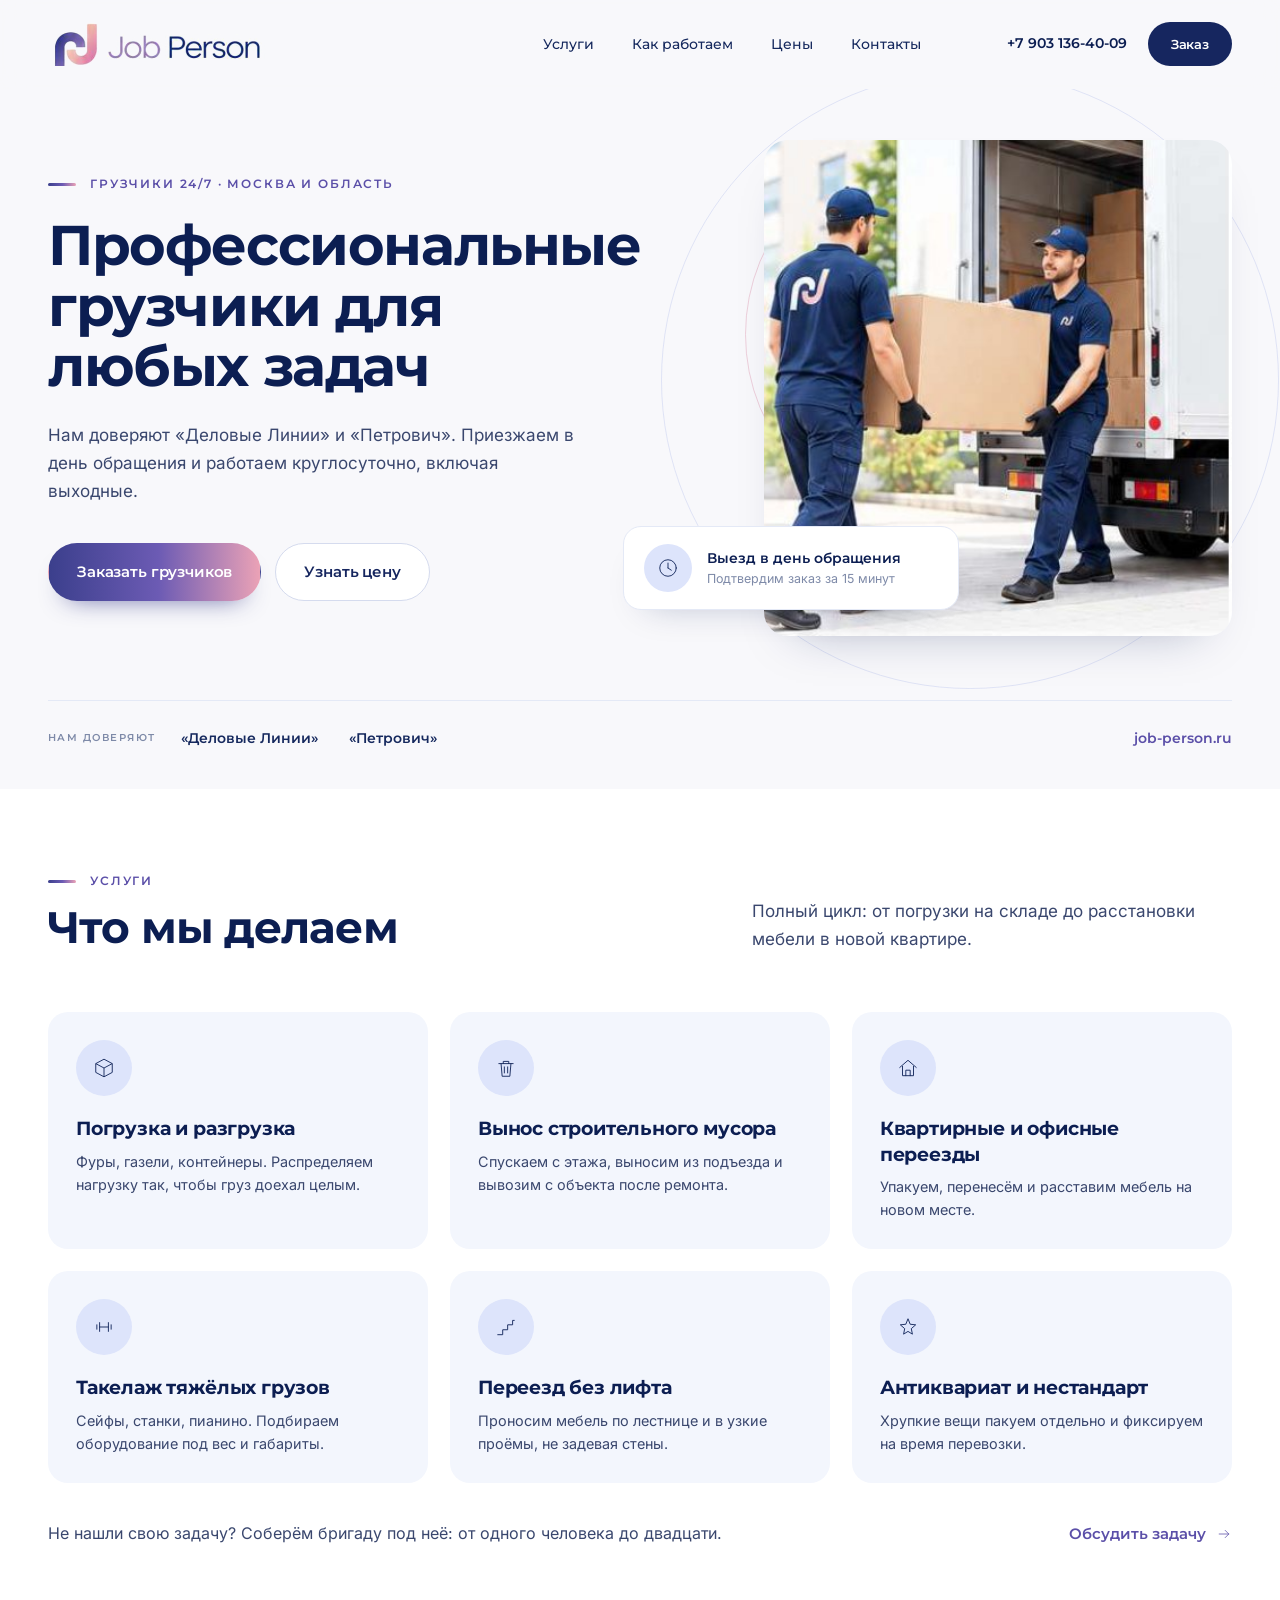
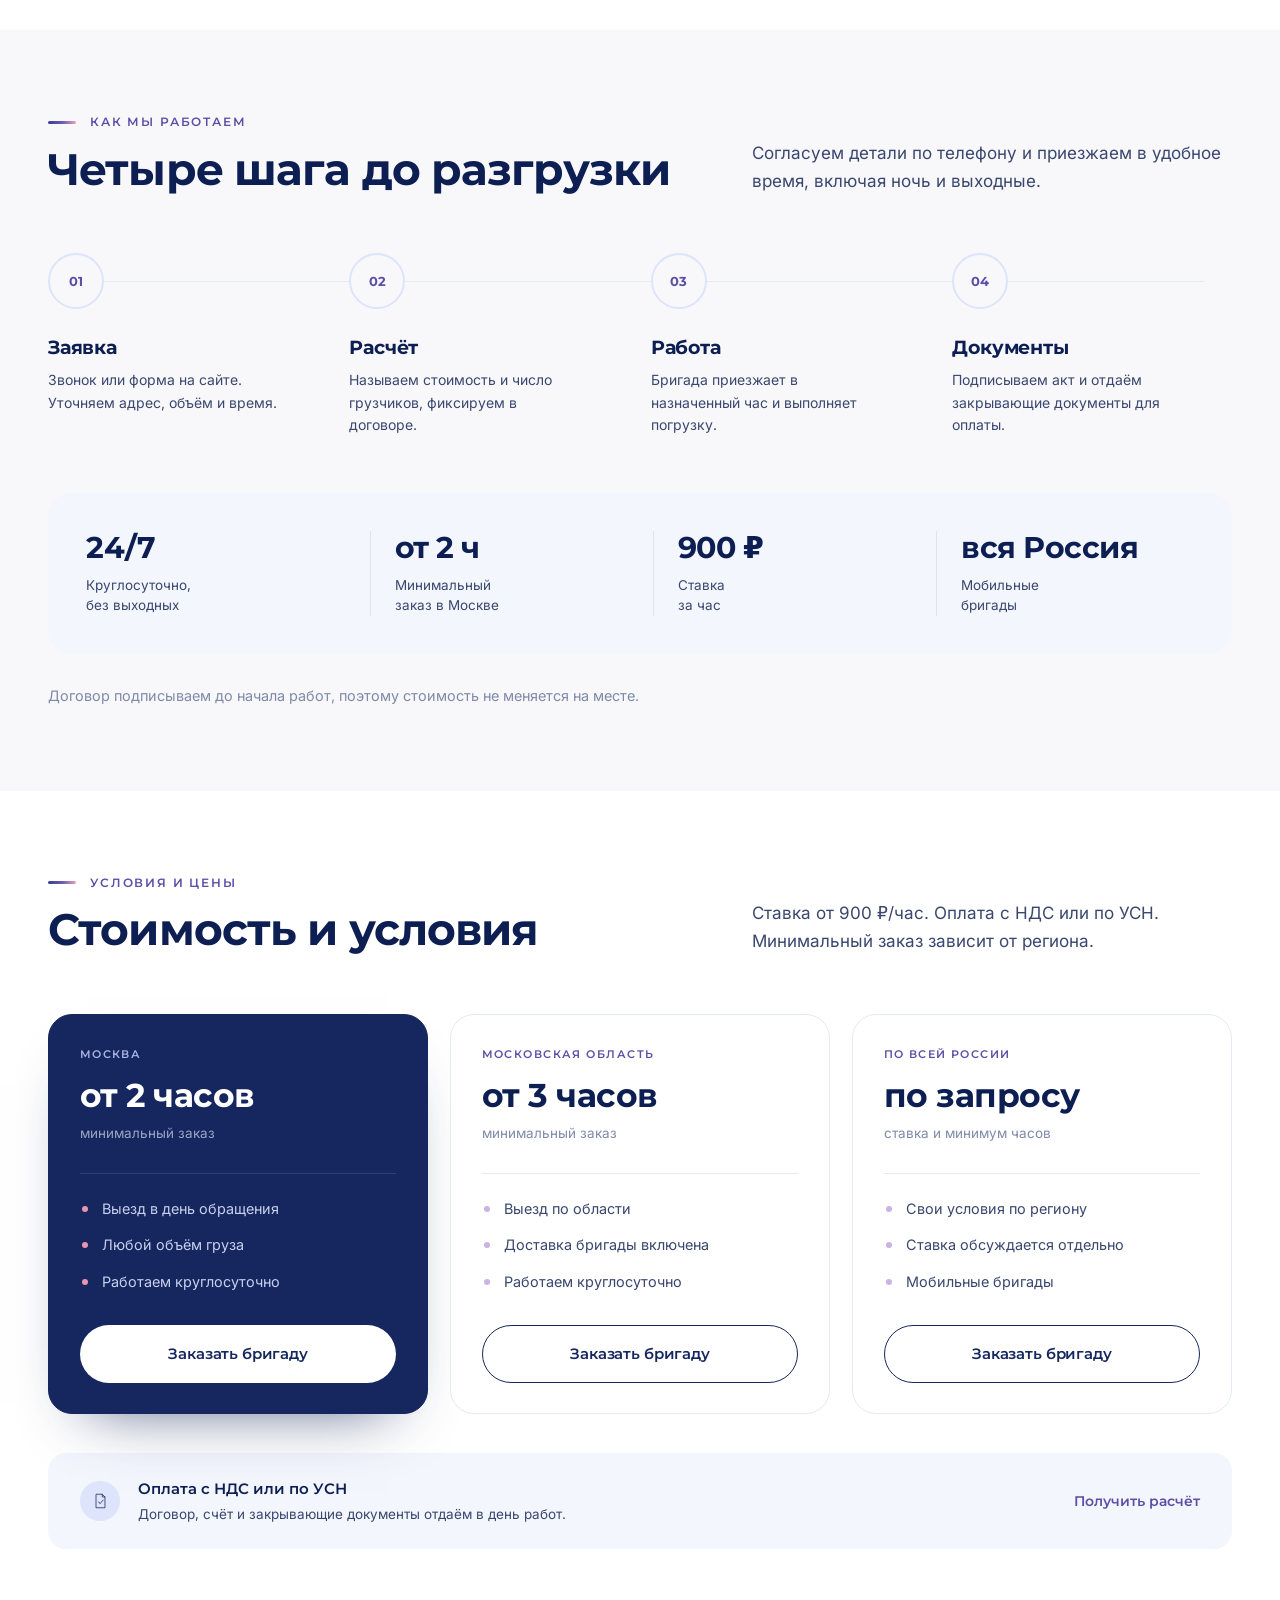
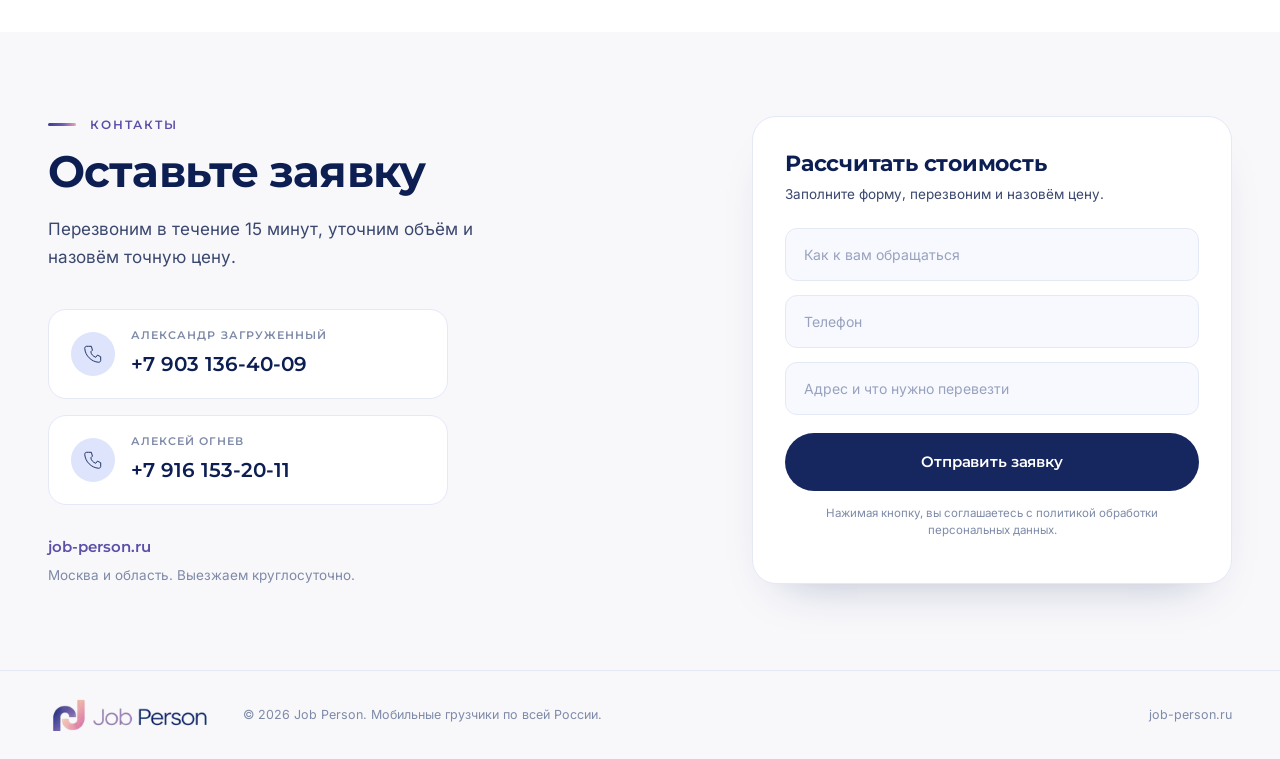
<file: index.html>
<!DOCTYPE html>
<html lang="ru">
<head>
  <meta charset="UTF-8">
  <meta name="viewport" content="width=device-width, initial-scale=1">
  <title>Job Person — профессиональные грузчики 24/7 в Москве и по России</title>
  <meta name="description" content="Погрузка и разгрузка, вынос строительного мусора, квартирные и офисные переезды. Выезд в день обращения, работаем круглосуточно. Ставка от 900 ₽/час, договор и закрывающие документы.">
  <meta name="theme-color" content="#F8F8FB">
  <link rel="canonical" href="https://job-person.ru/">

  <meta property="og:type" content="website">
  <meta property="og:locale" content="ru_RU">
  <meta property="og:site_name" content="Job Person">
  <meta property="og:title" content="Job Person — профессиональные грузчики 24/7">
  <meta property="og:description" content="Погрузка, разгрузка, переезды и вынос мусора. Выезд в день обращения, ставка от 900 ₽/час, работаем по договору.">
  <meta property="og:url" content="https://job-person.ru/">
  <meta property="og:image" content="https://job-person.ru/assets/img/og-cover.jpg">
  <meta name="twitter:card" content="summary_large_image">

  <link rel="icon" href="assets/img/favicon.png" sizes="64x64" type="image/png">
  <link rel="apple-touch-icon" href="assets/img/apple-touch-icon.png">
  <link rel="preload" href="assets/fonts/montserrat-500-800-cyrillic.woff2" as="font" type="font/woff2" crossorigin>
  <link rel="preload" href="assets/fonts/inter-400-600-cyrillic.woff2" as="font" type="font/woff2" crossorigin>
  <link rel="stylesheet" href="assets/css/fonts.css">
  <link rel="stylesheet" href="assets/css/style.css">

  <script type="application/ld+json">
  {
    "@context": "https://schema.org",
    "@type": "MovingCompany",
    "name": "Job Person",
    "url": "https://job-person.ru/",
    "description": "Мобильные грузчики для погрузки, разгрузки, переездов и выноса строительного мусора. Работаем круглосуточно по Москве, области и всей России.",
    "telephone": "+79031364009",
    "priceRange": "от 900 ₽/час",
    "areaServed": ["Москва", "Московская область", "Россия"],
    "address": { "@type": "PostalAddress", "addressCountry": "RU", "addressLocality": "Москва" },
    "openingHours": "Mo-Su 00:00-24:00"
  }
  </script>
</head>
<body>
<a class="skip-link" href="#main">Перейти к содержимому</a>

<header class="header" id="header">
  <div class="container header__inner">
    <a class="logo" href="./" aria-label="Job Person — на главную">
      <img src="assets/img/logo.png" width="219" height="43" alt="Job Person" fetchpriority="high">
    </a>

    <nav class="nav" id="nav" aria-label="Основная навигация">
      <a href="#services">Услуги</a>
      <a href="#process">Как работаем</a>
      <a href="#pricing">Цены</a>
      <a href="#contacts">Контакты</a>
    </nav>

    <div class="header__actions">
      <a class="header__phone" href="tel:+79031364009">+7 903 136-40-09</a>
      <a class="btn btn--primary btn--sm" href="#contacts">Заказ</a>
      <button class="burger" type="button" aria-label="Открыть меню" aria-controls="nav" aria-expanded="false">
        <span></span><span></span><span></span>
      </button>
    </div>
  </div>
</header>

<main id="main">

  <!-- 01 — первый экран -->
  <section class="hero">
    <div class="container hero__grid">
      <div class="hero__copy">
        <p class="eyebrow"><span class="eyebrow__rule" aria-hidden="true"></span>Грузчики 24/7 · Москва и область</p>
        <h1 class="hero__title">Профессиональные<br>грузчики для<br>любых задач</h1>
        <p class="hero__lead">Нам доверяют «Деловые Линии» и «Петрович». Приезжаем в день обращения и работаем круглосуточно, включая выходные.</p>
        <p class="hero__cta">
          <a class="btn btn--gradient" href="#contacts">Заказать грузчиков</a>
          <a class="btn btn--ghost" href="#pricing">Узнать цену</a>
        </p>
      </div>

      <div class="hero__media">
        <span class="hero__ring hero__ring--outer" aria-hidden="true"></span>
        <span class="hero__ring hero__ring--inner" aria-hidden="true"></span>
        <figure class="hero__photo">
          <img src="assets/img/hero.jpg" width="474" height="438" alt="Грузчики Job Person переносят коробку к фургону" fetchpriority="high" decoding="async">
        </figure>
        <div class="badge">
          <span class="badge__icon" aria-hidden="true">
            <svg viewBox="0 0 40 40" fill="none" stroke="currentColor" stroke-width="1.7" stroke-linecap="round">
              <circle cx="20" cy="20" r="15"/><path d="M20 20V11M20 20 L26 24"/>
            </svg>
          </span>
          <p class="badge__text"><strong>Выезд в день обращения</strong><span>Подтвердим заказ за 15 минут</span></p>
        </div>
      </div>
    </div>

    <div class="container hero__footer">
      <p class="hero__trust">Нам доверяют</p>
      <ul class="hero__clients">
        <li>«Деловые Линии»</li>
        <li>«Петрович»</li>
      </ul>
      <a class="hero__site" href="https://job-person.ru" target="_blank" rel="noopener">job-person.ru</a>
    </div>
  </section>

  <!-- 02 — услуги -->
  <section class="section section--plain" id="services">
    <div class="container">
      <div class="section__head">
        <div class="section__title">
          <p class="eyebrow eyebrow--violet"><span class="eyebrow__rule" aria-hidden="true"></span>Услуги</p>
          <h2>Что мы делаем</h2>
        </div>
        <p class="section__lead">Полный цикл: от погрузки на складе до расстановки мебели в новой квартире.</p>
      </div>

      <ul class="cards">
        <li class="card">
          <span class="card__icon" aria-hidden="true">
            <svg viewBox="0 0 40 40" fill="none" stroke="currentColor" stroke-width="1.7" stroke-linejoin="round"><path d="M20 4 L35 12 V28 L20 36 L5 28 V12 Z M5 12 L20 20 L35 12 M20 20 V36"/></svg>
          </span>
          <h3>Погрузка и разгрузка</h3>
          <p>Фуры, газели, контейнеры. Распределяем нагрузку так, чтобы груз доехал целым.</p>
        </li>
        <li class="card">
          <span class="card__icon" aria-hidden="true">
            <svg viewBox="0 0 40 40" fill="none" stroke="currentColor" stroke-width="1.7" stroke-linecap="round" stroke-linejoin="round"><path d="M7 12H33M15 12V8H25V12M11 12 L13 35 H27 L29 12M17 18V29M23 18V29"/></svg>
          </span>
          <h3>Вынос строительного мусора</h3>
          <p>Спускаем с этажа, выносим из подъезда и вывозим с объекта после ремонта.</p>
        </li>
        <li class="card">
          <span class="card__icon" aria-hidden="true">
            <svg viewBox="0 0 40 40" fill="none" stroke="currentColor" stroke-width="1.7" stroke-linecap="round" stroke-linejoin="round"><path d="M5 19 L20 6 L35 19M10 17V34H30V17M16 34V24H24V34"/></svg>
          </span>
          <h3>Квартирные и офисные переезды</h3>
          <p>Упакуем, перенесём и расставим мебель на новом месте.</p>
        </li>
        <li class="card">
          <span class="card__icon" aria-hidden="true">
            <svg viewBox="0 0 40 40" fill="none" stroke="currentColor" stroke-width="1.7" stroke-linecap="round"><path d="M7 16V24M12 12V28M28 12V28M33 16V24M12 20H28"/></svg>
          </span>
          <h3>Такелаж тяжёлых грузов</h3>
          <p>Сейфы, станки, пианино. Подбираем оборудование под вес и габариты.</p>
        </li>
        <li class="card">
          <span class="card__icon" aria-hidden="true">
            <svg viewBox="0 0 40 40" fill="none" stroke="currentColor" stroke-width="1.7" stroke-linecap="round" stroke-linejoin="round"><path d="M5 34H14V25H23V16H32V8H35"/></svg>
          </span>
          <h3>Переезд без лифта</h3>
          <p>Проносим мебель по лестнице и в узкие проёмы, не задевая стены.</p>
        </li>
        <li class="card">
          <span class="card__icon" aria-hidden="true">
            <svg viewBox="0 0 40 40" fill="none" stroke="currentColor" stroke-width="1.7" stroke-linejoin="round"><path d="M20 5 L24 15 L34 16 L26 23 L28 33 L20 28 L12 33 L14 23 L6 16 L16 15 Z"/></svg>
          </span>
          <h3>Антиквариат и нестандарт</h3>
          <p>Хрупкие вещи пакуем отдельно и фиксируем на время перевозки.</p>
        </li>
      </ul>

      <div class="cards__footer">
        <p>Не нашли свою задачу? Соберём бригаду под неё: от одного человека до двадцати.</p>
        <a class="link-arrow" href="#contacts">Обсудить задачу
          <svg viewBox="0 0 40 40" fill="none" stroke="currentColor" stroke-width="1.9" stroke-linecap="round" stroke-linejoin="round" aria-hidden="true"><path d="M8 20H32M23 11L32 20L23 29"/></svg>
        </a>
      </div>
    </div>
  </section>

  <!-- 03 — как работаем -->
  <section class="section" id="process">
    <div class="container">
      <div class="section__head">
        <div class="section__title">
          <p class="eyebrow eyebrow--violet"><span class="eyebrow__rule" aria-hidden="true"></span>Как мы работаем</p>
          <h2>Четыре шага до разгрузки</h2>
        </div>
        <p class="section__lead">Согласуем детали по телефону и приезжаем в удобное время, включая ночь и выходные.</p>
      </div>

      <ol class="steps">
        <li class="step">
          <span class="step__num" aria-hidden="true">01</span>
          <h3>Заявка</h3>
          <p>Звонок или форма на сайте. Уточняем адрес, объём и время.</p>
        </li>
        <li class="step">
          <span class="step__num" aria-hidden="true">02</span>
          <h3>Расчёт</h3>
          <p>Называем стоимость и число грузчиков, фиксируем в договоре.</p>
        </li>
        <li class="step">
          <span class="step__num" aria-hidden="true">03</span>
          <h3>Работа</h3>
          <p>Бригада приезжает в назначенный час и выполняет погрузку.</p>
        </li>
        <li class="step">
          <span class="step__num" aria-hidden="true">04</span>
          <h3>Документы</h3>
          <p>Подписываем акт и отдаём закрывающие документы для оплаты.</p>
        </li>
      </ol>

      <ul class="stats">
        <li class="stat"><strong>24/7</strong><span>Круглосуточно,<br>без выходных</span></li>
        <li class="stat"><strong>от 2 ч</strong><span>Минимальный<br>заказ в Москве</span></li>
        <li class="stat"><strong>900 ₽</strong><span>Ставка<br>за час</span></li>
        <li class="stat"><strong>вся Россия</strong><span>Мобильные<br>бригады</span></li>
      </ul>

      <p class="note">Договор подписываем до начала работ, поэтому стоимость не меняется на месте.</p>
    </div>
  </section>

  <!-- 04 — цены -->
  <section class="section section--plain" id="pricing">
    <div class="container">
      <div class="section__head">
        <div class="section__title">
          <p class="eyebrow eyebrow--violet"><span class="eyebrow__rule" aria-hidden="true"></span>Условия и цены</p>
          <h2>Стоимость и условия</h2>
        </div>
        <p class="section__lead">Ставка от 900 ₽/час. Оплата с НДС или по УСН. Минимальный заказ зависит от региона.</p>
      </div>

      <ul class="plans">
        <li class="plan plan--featured">
          <p class="plan__label">Москва</p>
          <p class="plan__value">от 2 часов</p>
          <p class="plan__hint">минимальный заказ</p>
          <ul class="plan__list">
            <li>Выезд в день обращения</li>
            <li>Любой объём груза</li>
            <li>Работаем круглосуточно</li>
          </ul>
          <a class="btn btn--light" href="#contacts">Заказать бригаду</a>
        </li>

        <li class="plan">
          <p class="plan__label">Московская область</p>
          <p class="plan__value">от 3 часов</p>
          <p class="plan__hint">минимальный заказ</p>
          <ul class="plan__list">
            <li>Выезд по области</li>
            <li>Доставка бригады включена</li>
            <li>Работаем круглосуточно</li>
          </ul>
          <a class="btn btn--outline" href="#contacts">Заказать бригаду</a>
        </li>

        <li class="plan">
          <p class="plan__label">По всей России</p>
          <p class="plan__value">по запросу</p>
          <p class="plan__hint">ставка и минимум часов</p>
          <ul class="plan__list">
            <li>Свои условия по региону</li>
            <li>Ставка обсуждается отдельно</li>
            <li>Мобильные бригады</li>
          </ul>
          <a class="btn btn--outline" href="#contacts">Заказать бригаду</a>
        </li>
      </ul>

      <div class="pay">
        <span class="pay__icon" aria-hidden="true">
          <svg viewBox="0 0 40 40" fill="none" stroke="currentColor" stroke-width="1.7" stroke-linecap="round" stroke-linejoin="round"><path d="M12 5H25 L31 11 V35 H12 Z M25 5V11H31M17 22 L20 26 L27 18"/></svg>
        </span>
        <div class="pay__text">
          <p class="pay__title">Оплата с НДС или по УСН</p>
          <p class="pay__note">Договор, счёт и закрывающие документы отдаём в день работ.</p>
        </div>
        <a class="pay__link" href="#contacts">Получить расчёт</a>
      </div>
    </div>
  </section>

  <!-- 05 — контакты -->
  <section class="section" id="contacts">
    <div class="container contacts">
      <div class="contacts__info">
        <p class="eyebrow eyebrow--violet"><span class="eyebrow__rule" aria-hidden="true"></span>Контакты</p>
        <h2>Оставьте заявку</h2>
        <p class="contacts__lead">Перезвоним в течение 15 минут, уточним объём и назовём точную цену.</p>

        <ul class="people">
          <li class="person">
            <span class="person__icon" aria-hidden="true">
              <svg viewBox="0 0 40 40" fill="none" stroke="currentColor" stroke-width="1.7" stroke-linejoin="round"><path d="M12 6H17L19 13L16 16C17 21 20 24 25 26L28 22L34 25V32C34 34 32 35 30 35C17 34 6 23 5 10C5 8 6 6 8 6Z"/></svg>
            </span>
            <p class="person__text">
              <span class="person__name">Александр Загруженный</span>
              <a class="person__phone" href="tel:+79031364009">+7 903 136-40-09</a>
            </p>
          </li>
          <li class="person">
            <span class="person__icon" aria-hidden="true">
              <svg viewBox="0 0 40 40" fill="none" stroke="currentColor" stroke-width="1.7" stroke-linejoin="round"><path d="M12 6H17L19 13L16 16C17 21 20 24 25 26L28 22L34 25V32C34 34 32 35 30 35C17 34 6 23 5 10C5 8 6 6 8 6Z"/></svg>
            </span>
            <p class="person__text">
              <span class="person__name">Алексей Огнев</span>
              <a class="person__phone" href="tel:+79161532011">+7 916 153-20-11</a>
            </p>
          </li>
        </ul>

        <p class="contacts__meta">
          <a href="https://job-person.ru" target="_blank" rel="noopener">job-person.ru</a>
          <span>Москва и область. Выезжаем круглосуточно.</span>
        </p>
      </div>

      <div class="contacts__form">
        <form class="form" id="lead-form" data-endpoint="" novalidate>
          <h3 class="form__title">Рассчитать стоимость</h3>
          <p class="form__sub">Заполните форму, перезвоним и назовём цену.</p>

          <label class="field">
            <span class="visually-hidden">Как к вам обращаться</span>
            <input type="text" name="name" autocomplete="name" placeholder="Как к вам обращаться" required>
            <span class="field__error" data-error-for="name"></span>
          </label>

          <label class="field">
            <span class="visually-hidden">Телефон</span>
            <input type="tel" name="phone" autocomplete="tel" inputmode="tel" placeholder="Телефон" required>
            <span class="field__error" data-error-for="phone"></span>
          </label>

          <label class="field">
            <span class="visually-hidden">Адрес и что нужно перевезти</span>
            <input type="text" name="comment" placeholder="Адрес и что нужно перевезти">
          </label>

          <input class="honeypot" type="text" name="company" tabindex="-1" autocomplete="off" aria-hidden="true">
          <button class="btn btn--primary btn--block" type="submit">Отправить заявку</button>

          <p class="form__note">Нажимая кнопку, вы соглашаетесь с политикой обработки персональных данных.</p>
          <p class="form__status" role="status" aria-live="polite"></p>
        </form>
      </div>
    </div>
  </section>
</main>

<footer class="footer">
  <div class="container footer__inner">
    <a class="footer__logo" href="./" aria-label="Job Person — на главную">
      <img src="assets/img/logo.png" width="164" height="32" alt="Job Person" loading="lazy" decoding="async">
    </a>
    <p class="footer__copy">© 2026 Job Person. Мобильные грузчики по всей России.</p>
    <a class="footer__site" href="https://job-person.ru" target="_blank" rel="noopener">job-person.ru</a>
  </div>
</footer>

<script src="assets/js/main.js" defer></script>
</body>
</html>
</file>
<file: assets/css/fonts.css>
/* Self-hosted webfonts: Montserrat (headings), Inter (text).
   Generated by scripts/fetch_fonts.py */

@font-face {
  font-family: 'Inter';
  font-style: normal;
  font-weight: 400 600;
  font-display: swap;
  src: url('../fonts/inter-400-600-cyrillic.woff2') format('woff2');
  unicode-range: U+0301, U+0400-045F, U+0490-0491, U+04B0-04B1, U+2116;
}

@font-face {
  font-family: 'Inter';
  font-style: normal;
  font-weight: 400 600;
  font-display: swap;
  src: url('../fonts/inter-400-600-latin.woff2') format('woff2');
  unicode-range: U+0000-00FF, U+0131, U+0152-0153, U+02BB-02BC, U+02C6, U+02DA, U+02DC, U+0304, U+0308, U+0329, U+2000-206F, U+20AC, U+2122, U+2191, U+2193, U+2212, U+2215, U+FEFF, U+FFFD;
}

@font-face {
  font-family: 'Montserrat';
  font-style: normal;
  font-weight: 500 800;
  font-display: swap;
  src: url('../fonts/montserrat-500-800-cyrillic.woff2') format('woff2');
  unicode-range: U+0301, U+0400-045F, U+0490-0491, U+04B0-04B1, U+2116;
}

@font-face {
  font-family: 'Montserrat';
  font-style: normal;
  font-weight: 500 800;
  font-display: swap;
  src: url('../fonts/montserrat-500-800-latin.woff2') format('woff2');
  unicode-range: U+0000-00FF, U+0131, U+0152-0153, U+02BB-02BC, U+02C6, U+02DA, U+02DC, U+0304, U+0308, U+0329, U+2000-206F, U+20AC, U+2122, U+2191, U+2193, U+2212, U+2215, U+FEFF, U+FFFD;
}
</file>
<file: assets/css/style.css>
/* ============================================================
   Job Person — landing
   Токены сняты с макета FigCraft (figcraft/landing.figcraft)
   ============================================================ */

/* ---------- 1. Токены ---------- */
:root {
  /* примитивы: цвет */
  --c-white: #ffffff;
  --c-page: #f8f8fb;
  --c-card: #f3f6fd;
  --c-chip: #dde4fb;
  --c-line: #e4e9f6;
  --c-line-strong: #d5dbee;
  --c-field: #f7f9fe;
  --c-ink: #0c1e52;
  --c-ink-2: #16295e;
  --c-body: #3a476e;
  --c-muted: #7e8aa8;
  --c-placeholder: #98a2be;
  --c-violet: #5b4fa8;
  --c-pink: #e895ae;
  --c-deep: #16265f;
  --c-error: #c9453f;
  --grad-brand: linear-gradient(90deg, #3b3f8c 0%, #6c5bb4 52%, #eba2b6 100%);

  /* семантика */
  --bg: var(--c-page);
  --surface: var(--c-white);
  --surface-tint: var(--c-card);
  --text: var(--c-body);
  --text-strong: var(--c-ink);
  --text-muted: var(--c-muted);
  --border: var(--c-line);

  /* типографика */
  --font-head: "Montserrat", "Segoe UI", system-ui, sans-serif;
  --font-body: "Inter", "Segoe UI", system-ui, sans-serif;
  --fs-h1: clamp(1.875rem, 1.05rem + 3.3vw, 3.5rem);
  --fs-h2: clamp(1.7rem, 1.05rem + 2.1vw, 2.75rem);
  --fs-h3: clamp(1.0625rem, 1rem + 0.35vw, 1.1875rem);
  --fs-lead: clamp(1rem, 0.95rem + 0.3vw, 1.0625rem);
  --fs-body: clamp(0.9375rem, 0.9rem + 0.2vw, 1rem);
  --fs-small: 0.875rem;
  --fs-label: 0.72rem;

  /* сетка и ритм */
  --container: 1248px;
  --gutter: clamp(20px, 4vw, 48px);
  --section-y: clamp(56px, 6.5vw, 96px);
  --gap: clamp(14px, 1.7vw, 24px);

  /* форма */
  --radius-sm: 12px;
  --radius-md: 18px;
  --radius-lg: 24px;
  --radius-pill: 999px;
  --shadow-soft: 0 24px 48px -32px rgba(12, 30, 82, 0.35);
  --shadow-lift: 0 18px 36px -24px rgba(12, 30, 82, 0.28);
  --ease: cubic-bezier(0.22, 0.61, 0.36, 1);
  --dur: 0.24s;
}

/* ---------- 2. Сброс ---------- */
*,
*::before,
*::after { box-sizing: border-box; }

html {
  scroll-behavior: smooth;
  scroll-padding-top: 96px;
  -webkit-text-size-adjust: 100%;
}

body {
  margin: 0;
  background: var(--bg);
  color: var(--text);
  font-family: var(--font-body);
  font-size: var(--fs-body);
  line-height: 1.6;
  font-feature-settings: "kern" 1, "liga" 1;
  -webkit-font-smoothing: antialiased;
  text-rendering: optimizeLegibility;
  overflow-x: hidden;
}

img { display: block; max-width: 100%; height: auto; }

h1, h2, h3 {
  margin: 0;
  color: var(--text-strong);
  font-family: var(--font-head);
  font-weight: 700;
  letter-spacing: -0.02em;
}

h1 { font-size: var(--fs-h1); line-height: 1.08; letter-spacing: -0.025em; }
h2 { font-size: var(--fs-h2); line-height: 1.12; }
h1, h2 { text-wrap: balance; }
h3 { font-size: var(--fs-h3); line-height: 1.35; letter-spacing: -0.01em; }

p { margin: 0; }
ul, ol { margin: 0; padding: 0; list-style: none; }

a { color: inherit; text-decoration: none; }

button { font: inherit; color: inherit; }

:focus-visible {
  outline: 3px solid rgba(91, 79, 168, 0.4);
  outline-offset: 2px;
  border-radius: 6px;
}

.visually-hidden {
  position: absolute;
  width: 1px; height: 1px;
  margin: -1px; padding: 0;
  overflow: hidden;
  clip: rect(0 0 0 0);
  white-space: nowrap;
  border: 0;
}

.skip-link {
  position: fixed;
  top: 8px; left: 8px;
  z-index: 200;
  padding: 12px 18px;
  background: var(--c-deep);
  color: #fff;
  border-radius: var(--radius-sm);
  transform: translateY(-200%);
  transition: transform var(--dur) var(--ease);
}
.skip-link:focus { transform: translateY(0); }

.container {
  width: min(var(--container), 100% - 2 * var(--gutter));
  margin-inline: auto;
}

/* ---------- 3. Кнопки и ссылки ---------- */
.btn {
  display: inline-flex;
  align-items: center;
  justify-content: center;
  gap: 8px;
  min-height: 58px;
  padding: 0 28px;
  border: 1.2px solid transparent;
  border-radius: var(--radius-pill);
  font-family: var(--font-head);
  font-size: 0.9375rem;
  font-weight: 600;
  letter-spacing: -0.01em;
  cursor: pointer;
  transition: transform var(--dur) var(--ease), box-shadow var(--dur) var(--ease),
              filter var(--dur) var(--ease), background-color var(--dur) var(--ease),
              border-color var(--dur) var(--ease);
}

.btn:hover { transform: translateY(-1px); }
.btn:active { transform: translateY(0); }

.btn--gradient {
  background: var(--grad-brand);
  color: #fff;
  box-shadow: 0 14px 26px -18px rgba(59, 63, 140, 0.9);
}
.btn--gradient:hover { filter: saturate(1.08) brightness(1.03); }

.btn--primary {
  background: var(--c-deep);
  color: #fff;
}
.btn--primary:hover { background: #1d3175; }

.btn--ghost {
  background: var(--c-white);
  border-color: var(--c-line-strong);
  color: var(--c-deep);
}
.btn--ghost:hover { border-color: #bcc6e2; }

.btn--outline {
  border-color: var(--c-deep);
  color: var(--c-deep);
  background: transparent;
}
.btn--outline:hover { background: rgba(22, 38, 95, 0.06); }

.btn--light {
  background: var(--c-white);
  color: var(--c-deep);
}
.btn--light:hover { background: #eef1fb; }

.btn--sm { min-height: 44px; padding: 0 22px; font-size: 0.8125rem; }
.btn--block { width: 100%; }

.link-arrow {
  display: inline-flex;
  align-items: center;
  gap: 10px;
  color: var(--c-violet);
  font-family: var(--font-head);
  font-size: 0.9375rem;
  font-weight: 600;
  white-space: nowrap;
}
.link-arrow svg { width: 16px; height: 16px; transition: transform var(--dur) var(--ease); }
.link-arrow:hover svg { transform: translateX(4px); }

/* ---------- 4. Хедер ---------- */
.header {
  position: sticky;
  top: 0;
  z-index: 100;
  background: rgba(248, 248, 251, 0.82);
  backdrop-filter: blur(14px);
  -webkit-backdrop-filter: blur(14px);
  border-bottom: 1px solid transparent;
  transition: border-color var(--dur) var(--ease), box-shadow var(--dur) var(--ease);
}
.header.is-scrolled {
  border-bottom-color: var(--c-line);
  box-shadow: 0 12px 28px -26px rgba(12, 30, 82, 0.5);
}

.header__inner {
  display: flex;
  align-items: center;
  gap: clamp(20px, 4vw, 48px);
  min-height: 88px;
}

.logo { flex-shrink: 0; }
.logo img { width: 219px; height: auto; }

.nav {
  display: flex;
  align-items: center;
  gap: clamp(24px, 3vw, 38px);
  margin-inline-start: auto;
  font-family: var(--font-head);
  font-size: 0.875rem;
  font-weight: 500;
  color: var(--c-ink-2);
}
.nav a {
  position: relative;
  padding-block: 6px;
  transition: color var(--dur) var(--ease);
}
.nav a::after {
  content: "";
  position: absolute;
  left: 0; right: 0; bottom: 0;
  height: 2px;
  border-radius: 2px;
  background: var(--grad-brand);
  transform: scaleX(0);
  transform-origin: left;
  transition: transform var(--dur) var(--ease);
}
.nav a:hover { color: var(--c-violet); }
.nav a:hover::after { transform: scaleX(1); }

.header__actions {
  display: flex;
  align-items: center;
  gap: clamp(12px, 1.6vw, 22px);
  margin-inline-start: clamp(16px, 3vw, 44px);
}

.header__phone {
  font-family: var(--font-head);
  font-size: 0.8438rem;
  font-weight: 600;
  color: var(--c-ink);
  white-space: nowrap;
}
.header__phone:hover { color: var(--c-violet); }

.burger {
  display: none;
  width: 44px; height: 44px;
  padding: 0;
  border: 1px solid var(--c-line-strong);
  border-radius: 12px;
  background: var(--c-white);
  cursor: pointer;
}
.burger span {
  display: block;
  width: 18px; height: 1.8px;
  margin: 3.5px auto;
  border-radius: 2px;
  background: var(--c-ink);
  transition: transform var(--dur) var(--ease), opacity var(--dur) var(--ease);
}
.burger[aria-expanded="true"] span:nth-child(1) { transform: translateY(5.3px) rotate(45deg); }
.burger[aria-expanded="true"] span:nth-child(2) { opacity: 0; }
.burger[aria-expanded="true"] span:nth-child(3) { transform: translateY(-5.3px) rotate(-45deg); }

/* ---------- 5. Общие блоки ---------- */
.section { padding-block: var(--section-y); }
.section--plain { background: var(--surface); }

.section__head {
  display: grid;
  grid-template-columns: minmax(0, 1fr) minmax(0, 480px);
  align-items: end;
  gap: clamp(20px, 4vw, 64px);
  margin-bottom: clamp(36px, 4.6vw, 64px);
}
.section__title h2 { margin-top: 14px; }
.section__lead {
  font-size: var(--fs-lead);
  line-height: 1.65;
  color: var(--text);
}

.eyebrow {
  display: flex;
  align-items: center;
  gap: 14px;
  font-family: var(--font-head);
  font-size: var(--fs-label);
  font-weight: 600;
  letter-spacing: 0.16em;
  text-transform: uppercase;
  color: var(--c-violet);
}
.eyebrow__rule {
  width: 28px; height: 3px;
  border-radius: 2px;
  background: var(--grad-brand);
  flex-shrink: 0;
}

/* ---------- 6. Первый экран ---------- */
.hero {
  position: relative;
  padding-top: clamp(28px, 4vw, 62px);
  padding-bottom: clamp(28px, 3vw, 44px);
  overflow: hidden;
}

.hero__grid {
  display: grid;
  grid-template-columns: minmax(0, 1fr) minmax(0, 468px);
  gap: clamp(28px, 4vw, 56px);
  align-items: center;
}

.hero__copy { max-width: 620px; }
.hero__title { margin-top: 22px; }

.hero__lead {
  margin-top: 24px;
  max-width: 540px;
  font-size: var(--fs-lead);
  line-height: 1.65;
}

.hero__cta {
  display: flex;
  flex-wrap: wrap;
  gap: 14px;
  margin-top: clamp(28px, 3vw, 42px);
}

.hero__media {
  position: relative;
  justify-self: end;
  width: 100%;
  max-width: 468px;
}

.hero__photo {
  margin: 0;
  aspect-ratio: 468 / 496;
  border-radius: var(--radius-lg);
  overflow: hidden;
  background: var(--c-card);
  box-shadow: var(--shadow-soft);
}
.hero__photo img {
  width: 100%; height: 100%;
  object-fit: cover;
}

.hero__ring {
  position: absolute;
  border: 1.5px solid #cbd1f1;
  border-radius: 50%;
  opacity: 0.55;
  pointer-events: none;
  z-index: -1;
}
.hero__ring--outer { width: 132%; aspect-ratio: 1; top: -14%; left: -22%; }
.hero__ring--inner {
  width: 82%; aspect-ratio: 1; top: 0.5%; left: -4%;
  border-color: #e7b9c9;
  opacity: 0.65;
}

.badge {
  position: absolute;
  left: clamp(-190px, -11vw, -40px);
  bottom: 26px;
  display: flex;
  align-items: center;
  gap: 15px;
  width: min(336px, 88%);
  padding: 17px 20px;
  background: var(--c-white);
  border: 1px solid var(--c-line);
  border-radius: var(--radius-md);
  box-shadow: var(--shadow-lift);
}
.badge__icon {
  display: grid;
  place-items: center;
  width: 48px; height: 48px;
  flex-shrink: 0;
  border-radius: 50%;
  background: var(--c-chip);
  color: var(--c-ink-2);
}
.badge__icon svg { width: 22px; height: 22px; }
.badge__text { display: grid; gap: 2px; }
.badge__text strong {
  font-family: var(--font-head);
  font-size: 0.875rem;
  font-weight: 600;
  color: var(--c-ink);
  line-height: 1.35;
}
.badge__text span { font-size: 0.78rem; color: var(--c-muted); line-height: 1.4; }

.hero__footer {
  display: flex;
  align-items: center;
  gap: clamp(16px, 2vw, 30px);
  margin-top: clamp(36px, 5vw, 64px);
  padding-top: 26px;
  border-top: 1px solid var(--c-line);
}
.hero__trust {
  font-family: var(--font-head);
  font-size: 0.65rem;
  font-weight: 600;
  letter-spacing: 0.14em;
  text-transform: uppercase;
  color: var(--c-muted);
}
.hero__clients {
  display: flex;
  gap: clamp(16px, 2.4vw, 32px);
  font-family: var(--font-head);
  font-size: 0.9rem;
  font-weight: 600;
  color: var(--c-ink-2);
}
.hero__site {
  margin-inline-start: auto;
  font-family: var(--font-head);
  font-size: 0.8438rem;
  font-weight: 600;
  color: var(--c-violet);
}
.hero__site:hover { text-decoration: underline; text-underline-offset: 3px; }

/* ---------- 7. Услуги ---------- */
.cards {
  display: grid;
  grid-template-columns: repeat(3, minmax(0, 1fr));
  gap: var(--gap);
}

.card {
  padding: clamp(22px, 2.2vw, 28px);
  background: var(--surface-tint);
  border-radius: 20px;
  transition: transform var(--dur) var(--ease), box-shadow var(--dur) var(--ease);
}
.card:hover {
  transform: translateY(-3px);
  box-shadow: var(--shadow-lift);
}

.card__icon {
  display: grid;
  place-items: center;
  width: 56px; height: 56px;
  border-radius: 50%;
  background: var(--c-chip);
  color: var(--c-ink-2);
}
.card__icon svg { width: 22px; height: 22px; }

.card h3 { margin-top: 20px; }
.card p {
  margin-top: 8px;
  font-size: 0.9rem;
  line-height: 1.6;
  color: var(--text);
}

.cards__footer {
  display: flex;
  align-items: center;
  justify-content: space-between;
  flex-wrap: wrap;
  gap: 16px;
  margin-top: clamp(28px, 3vw, 44px);
  font-size: var(--fs-body);
}
.cards__footer p { color: var(--text); }

/* ---------- 8. Как работаем ---------- */
.steps {
  position: relative;
  display: grid;
  grid-template-columns: repeat(4, minmax(0, 1fr));
  gap: var(--gap);
}
.steps::before {
  content: "";
  position: absolute;
  top: 28px;
  left: 28px;
  right: 28px;
  height: 1px;
  background: var(--c-line);
}

.step { position: relative; }
.step__num {
  display: grid;
  place-items: center;
  width: 56px; height: 56px;
  border: 2px solid var(--c-chip);
  border-radius: 50%;
  background: var(--bg);
  color: var(--c-violet);
  font-family: var(--font-head);
  font-size: 0.8125rem;
  font-weight: 700;
  letter-spacing: 0.02em;
}
.step h3 { margin-top: 26px; }
.step p {
  margin-top: 8px;
  max-width: 26ch;
  font-size: 0.875rem;
  line-height: 1.6;
}

.stats {
  display: grid;
  grid-template-columns: repeat(4, minmax(0, 1fr));
  gap: clamp(16px, 2vw, 28px);
  margin-top: clamp(40px, 4.4vw, 64px);
  padding: clamp(26px, 3vw, 38px) clamp(20px, 3vw, 40px);
  background: var(--surface-tint);
  border-radius: var(--radius-lg);
}
.stat { padding-inline-start: clamp(12px, 2vw, 24px); border-left: 1px solid #dde3f3; }
.stat:first-child { padding-inline-start: 0; border-left: 0; }
.stat strong {
  display: block;
  font-family: var(--font-head);
  font-size: clamp(1.375rem, 1rem + 1.1vw, 1.875rem);
  font-weight: 700;
  letter-spacing: -0.015em;
  color: var(--c-ink);
  line-height: 1.15;
}
.stat span {
  display: block;
  margin-top: 10px;
  font-size: 0.8438rem;
  line-height: 1.5;
  color: var(--text);
}

.note {
  margin-top: clamp(20px, 2.4vw, 32px);
  font-size: 0.9rem;
  color: var(--text-muted);
}

/* ---------- 9. Цены ---------- */
.plans {
  display: grid;
  grid-template-columns: repeat(3, minmax(0, 1fr));
  gap: var(--gap);
}

.plan {
  display: grid;
  grid-template-rows: auto auto auto auto 1fr auto;
  padding: clamp(24px, 2.4vw, 32px);
  background: var(--surface);
  border: 1.5px solid var(--c-line);
  border-radius: var(--radius-lg);
}

.plan__label {
  font-family: var(--font-head);
  font-size: 0.6875rem;
  font-weight: 600;
  letter-spacing: 0.13em;
  text-transform: uppercase;
  color: var(--c-violet);
}
.plan__value {
  margin-top: 14px;
  font-family: var(--font-head);
  font-size: clamp(1.5rem, 1.1rem + 1.2vw, 2.125rem);
  font-weight: 700;
  letter-spacing: -0.015em;
  line-height: 1.15;
  color: var(--c-ink);
}
.plan__hint {
  margin-top: 8px;
  font-size: 0.8438rem;
  color: var(--text-muted);
}

.plan__list {
  display: grid;
  gap: 15px;
  margin: 28px 0 32px;
  padding-top: 24px;
  border-top: 1px solid var(--c-line);
  font-size: 0.9rem;
  align-content: start;
}
.plan__list li {
  position: relative;
  padding-left: 22px;
  line-height: 1.5;
}
.plan__list li::before {
  content: "";
  position: absolute;
  top: 0.55em;
  left: 2px;
  width: 6px; height: 6px;
  border-radius: 50%;
  background: #c9b2e4;
}

.plan .btn { width: 100%; }

.plan--featured {
  background: var(--c-deep);
  border-color: var(--c-deep);
  box-shadow: 0 30px 60px -40px rgba(12, 30, 82, 0.8);
}
.plan--featured .plan__label { color: #a9b6e4; }
.plan--featured .plan__value { color: #fff; }
.plan--featured .plan__hint { color: #9aa6c4; }
.plan--featured .plan__list {
  border-color: #2d3e74;
  color: #c7d0ee;
}
.plan--featured .plan__list li::before { background: var(--c-pink); }

.pay {
  display: flex;
  align-items: center;
  gap: 18px;
  margin-top: clamp(24px, 3vw, 40px);
  padding: clamp(18px, 2.2vw, 24px) clamp(20px, 2.6vw, 32px);
  background: var(--surface-tint);
  border-radius: var(--radius-md);
}
.pay__icon {
  display: grid;
  place-items: center;
  width: 40px; height: 40px;
  flex-shrink: 0;
  border-radius: 50%;
  background: var(--c-chip);
  color: var(--c-ink-2);
}
.pay__icon svg { width: 18px; height: 18px; }
.pay__title {
  font-family: var(--font-head);
  font-size: 0.9375rem;
  font-weight: 600;
  color: var(--c-ink);
}
.pay__note { margin-top: 3px; font-size: 0.8438rem; }
.pay__link {
  margin-inline-start: auto;
  font-family: var(--font-head);
  font-size: 0.875rem;
  font-weight: 600;
  color: var(--c-violet);
  white-space: nowrap;
}
.pay__link:hover { text-decoration: underline; text-underline-offset: 3px; }

/* ---------- 10. Контакты ---------- */
.contacts {
  display: grid;
  grid-template-columns: minmax(0, 1fr) minmax(0, 480px);
  gap: clamp(32px, 4vw, 64px);
  align-items: start;
}

.contacts__info h2 { margin-top: 14px; }
.contacts__lead {
  margin-top: 18px;
  max-width: 460px;
  font-size: var(--fs-lead);
  line-height: 1.65;
}

.people {
  display: grid;
  gap: 16px;
  margin-top: clamp(28px, 3vw, 40px);
  max-width: 400px;
}

.person {
  display: flex;
  align-items: center;
  gap: 16px;
  padding: 18px 22px;
  background: var(--surface);
  border: 1px solid var(--c-line);
  border-radius: var(--radius-md);
  transition: border-color var(--dur) var(--ease), box-shadow var(--dur) var(--ease);
}
.person:hover { border-color: var(--c-chip); box-shadow: var(--shadow-lift); }

.person__icon {
  display: grid;
  place-items: center;
  width: 44px; height: 44px;
  flex-shrink: 0;
  border-radius: 50%;
  background: var(--c-chip);
  color: var(--c-ink-2);
}
.person__icon svg { width: 22px; height: 22px; }

.person__text { display: grid; gap: 3px; }
.person__name {
  font-family: var(--font-head);
  font-size: 0.6563rem;
  font-weight: 600;
  letter-spacing: 0.1em;
  text-transform: uppercase;
  color: var(--c-muted);
}
.person__phone {
  font-family: var(--font-head);
  font-size: 1.25rem;
  font-weight: 600;
  color: var(--c-ink);
}
.person__phone:hover { color: var(--c-violet); }

.contacts__meta {
  display: grid;
  gap: 6px;
  margin-top: 30px;
  font-size: 0.8438rem;
  color: var(--c-muted);
}
.contacts__meta a {
  font-family: var(--font-head);
  font-size: 0.9375rem;
  font-weight: 600;
  color: var(--c-violet);
}
.contacts__meta a:hover { text-decoration: underline; text-underline-offset: 3px; }

/* ---------- 11. Форма ---------- */
.form {
  padding: clamp(24px, 2.6vw, 32px);
  background: var(--surface);
  border: 1px solid var(--c-line);
  border-radius: var(--radius-lg);
  box-shadow: var(--shadow-soft);
}
.form__title {
  font-family: var(--font-head);
  font-size: 1.375rem;
  font-weight: 700;
  letter-spacing: -0.01em;
  color: var(--c-ink);
}
.form__sub { margin-top: 6px; font-size: 0.8438rem; }

.field { display: block; margin-top: 14px; position: relative; }
.field:first-of-type { margin-top: 22px; }

.field input {
  width: 100%;
  padding: 17px 18px;
  background: var(--c-field);
  border: 1px solid var(--c-line);
  border-radius: var(--radius-sm);
  font-family: var(--font-body);
  font-size: 0.875rem;
  color: var(--c-ink);
  transition: border-color var(--dur) var(--ease), box-shadow var(--dur) var(--ease),
              background-color var(--dur) var(--ease);
}
.field input::placeholder { color: var(--c-placeholder); }
.field input:hover { border-color: var(--c-line-strong); }
.field input:focus {
  outline: none;
  background: var(--surface);
  border-color: var(--c-violet);
  box-shadow: 0 0 0 4px rgba(91, 79, 168, 0.14);
}

.field.is-invalid input {
  border-color: var(--c-error);
  background: #fff8f7;
}
.field.is-invalid input:focus { box-shadow: 0 0 0 4px rgba(201, 69, 63, 0.14); }

.field__error {
  display: none;
  margin-top: 6px;
  font-size: 0.75rem;
  color: var(--c-error);
}
.field.is-invalid .field__error { display: block; }

.honeypot {
  position: absolute;
  left: -9999px;
  width: 1px; height: 1px;
  opacity: 0;
}

.form .btn { margin-top: 18px; }
.form__note {
  margin-top: 14px;
  font-size: 0.7188rem;
  line-height: 1.5;
  text-align: center;
  color: var(--c-muted);
}
.form__status {
  margin-top: 12px;
  font-size: 0.8438rem;
  text-align: center;
  color: var(--c-violet);
}
.form__status.is-error { color: var(--c-error); }
.form__status.is-ok { color: #1f7a55; }

/* ---------- 12. Подвал ---------- */
.footer {
  padding-block: 28px;
  border-top: 1px solid var(--c-line);
}
.footer__inner {
  display: flex;
  align-items: center;
  gap: clamp(16px, 2.4vw, 32px);
  flex-wrap: wrap;
}
.footer__logo img { width: 164px; height: auto; }
.footer__copy { font-size: 0.7813rem; color: var(--c-muted); }
.footer__site {
  margin-inline-start: auto;
  font-size: 0.7813rem;
  color: var(--c-muted);
}
.footer__site:hover { color: var(--c-violet); }

/* ---------- 13. Появление при скролле ---------- */
.reveal {
  opacity: 0;
  transform: translateY(18px);
  transition: opacity 0.6s var(--ease), transform 0.6s var(--ease);
}
.reveal.is-visible { opacity: 1; transform: none; }

/* ---------- 14. Адаптив ---------- */
@media (max-width: 1180px) {
  .badge { left: -80px; }
}

@media (max-width: 1024px) {
  .cards { grid-template-columns: repeat(2, minmax(0, 1fr)); }
  .plans { grid-template-columns: repeat(2, minmax(0, 1fr)); }
  .plan--featured { grid-column: span 2; }
  .stats { grid-template-columns: repeat(2, minmax(0, 1fr)); row-gap: 24px; }
  .stat:nth-child(3) { padding-inline-start: 0; border-left: 0; }
  .contacts { grid-template-columns: 1fr; }
  .contacts__form { max-width: 520px; }
}

@media (max-width: 900px) {
  .nav {
    position: fixed;
    inset: 88px 0 auto;
    flex-direction: column;
    align-items: stretch;
    gap: 0;
    margin: 0;
    padding: 8px var(--gutter) 24px;
    background: var(--c-page);
    border-bottom: 1px solid var(--c-line);
    box-shadow: var(--shadow-soft);
    transform: translateY(-12px);
    opacity: 0;
    visibility: hidden;
    transition: opacity var(--dur) var(--ease), transform var(--dur) var(--ease),
                visibility var(--dur) var(--ease);
  }
  .nav.is-open { opacity: 1; transform: none; visibility: visible; }
  .nav a {
    padding-block: 14px;
    border-bottom: 1px solid var(--c-line);
    font-size: 1rem;
  }
  .nav a::after { display: none; }
  .burger { display: block; }
  .header__phone { display: none; }

  .hero__grid { grid-template-columns: 1fr; }
  .hero__copy { max-width: none; }
  .hero__media { justify-self: start; max-width: 520px; width: 100%; }
  .hero__ring--outer { width: 118%; top: -8%; left: -9%; }
  .badge { position: static; width: 100%; margin-top: 16px; }
  .hero__photo { aspect-ratio: 468 / 420; }

  .section__head { grid-template-columns: 1fr; align-items: start; }
  .steps { grid-template-columns: repeat(2, minmax(0, 1fr)); row-gap: 32px; }
  .steps::before { display: none; }
  .step h3 { margin-top: 18px; }
}

@media (max-width: 760px) {
  .cards { grid-template-columns: 1fr; }
  .plans { grid-template-columns: 1fr; }
  .plan--featured { grid-column: auto; }
  .header__inner { min-height: 76px; }
  .nav { inset: 76px 0 auto; }
  .logo img { width: 184px; }
  .hero__cta .btn { flex: 1 1 auto; }
  .hero__footer { flex-wrap: wrap; row-gap: 12px; }
  .hero__site { margin-inline-start: 0; }
  .pay { flex-wrap: wrap; }
  .pay__link { margin-inline-start: 0; }
}

@media (max-width: 380px) {
  .hero__title { font-size: 1.75rem; }
}

@media (max-width: 560px) {
  .stats { grid-template-columns: 1fr; }
  .stat { padding-inline-start: 0; border-left: 0; }
  .stat + .stat { padding-top: 18px; border-top: 1px solid #dde3f3; }
  .steps { grid-template-columns: 1fr; }
  .header__actions .btn--sm { display: none; }
  .person { padding: 16px 18px; }
  .person__phone { font-size: 1.125rem; }
}

/* ---------- 15. Меньше движения ---------- */
@media (prefers-reduced-motion: reduce) {
  html { scroll-behavior: auto; }
  *, *::before, *::after {
    animation-duration: 0.001ms !important;
    animation-iteration-count: 1 !important;
    transition-duration: 0.001ms !important;
  }
  .reveal { opacity: 1; transform: none; }
}
</file>
